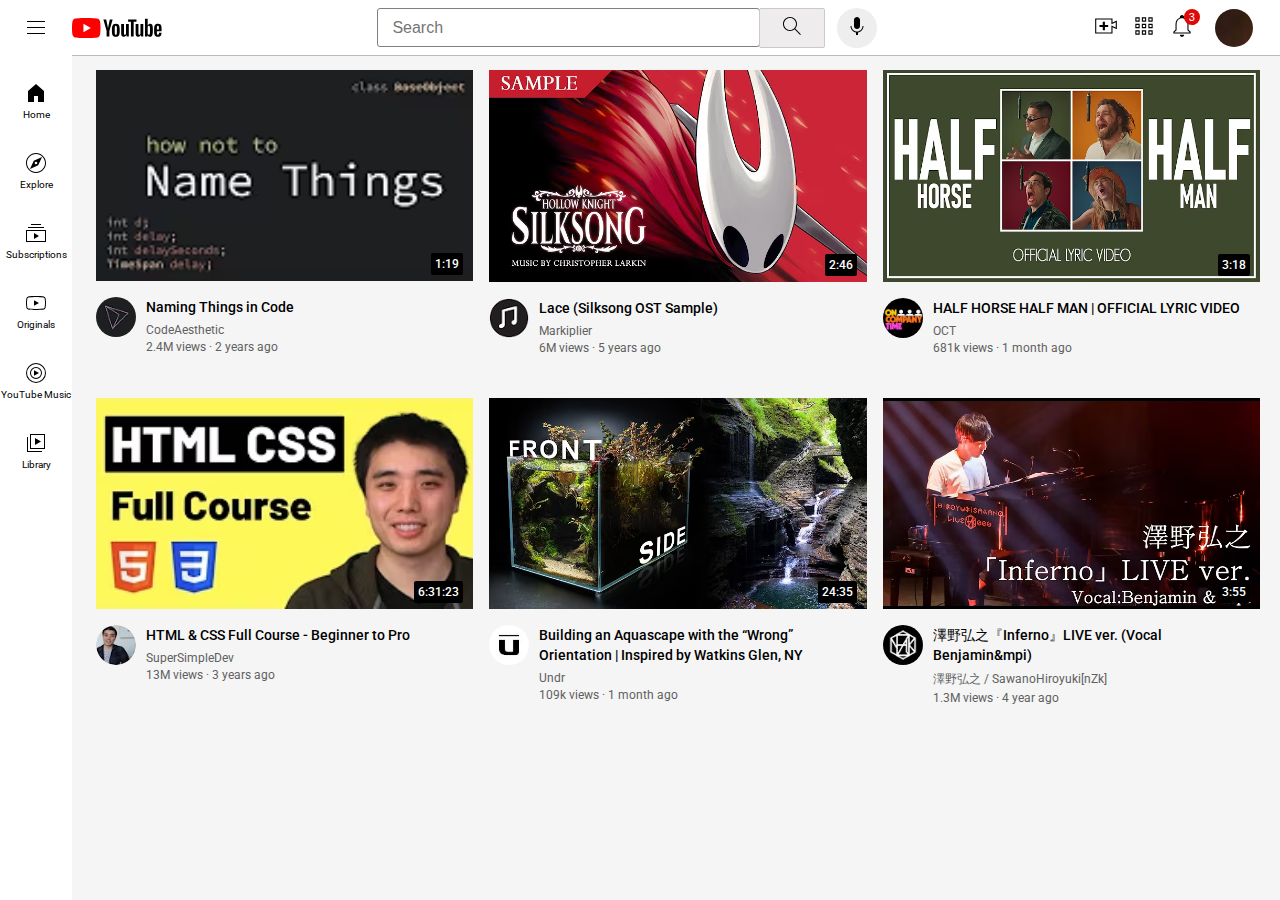
<file: index.html>
<!DOCTYPE html>
<html lang="en">
  <head>
    <meta charset="UTF-8" />
    <meta name="viewport" content="width=device-width, initial-scale=1.0" />
    <link rel="stylesheet" href="Youtube.css" />
    <link rel="preconnect" href="https://fonts.googleapis.com" />
    <link rel="preconnect" href="https://fonts.gstatic.com" crossorigin />
    <link
      href="https://fonts.googleapis.com/css2?family=Roboto:wght@400;500;700&display=swap"
      rel="stylesheet"
    />
    <title>Youtube.com Clone</title>
  </head>

  <body>
    <div class="header">
      <div class="left-section">
        <img class="hamburger-menu" src="iCONS/hamburger-menu.svg" alt="pp" />
        <img class="youtube-logo" src="iCONS/youtube-logo.svg" alt="pp" />
      </div>

      <div class="middle-section">
        <input class="search-bar" type="text" placeholder="Search" />
        <button class="search-header">
          <img class="search-icon" src="iCONS/search.svg" alt="pp" />
          <div class="tooltip">Search</div>
        </button>
        <button class="voice-header">
          <img class="voice-icon" src="iCONS/voice-search-icon.svg" alt="" />
          <div class="tooltip">Search with your voice</div>
        </button>
      </div>

      <div class="right-section">
        <div class="upload-icon-container">
          <button class="upload-icon">
            <img src="iCONS/upload.svg" alt="pp" />
            <div class="tooltip">Create</div>
          </button>
          <button class="apps-icon">
            <img src="iCONS/youtube-apps.svg" alt="pp" />
            <div class="tooltip">Youtube Apps</div>
          </button>
          <button class="noti-icon">
            <img src="iCONS/notifications.svg" alt="pp" />
            <div class="tooltip">Notifications</div>
            <div class="noti-ping">3</div>
          </button>
        </div>
        <div class="User-pic"><img src="Images/cat.jpeg" alt="pp" /></div>
      </div>
    </div>

    <div class="sidebar">
      <!--comment-->
      <div class="sidebar-link">
        <img src="iCONS/home.svg" alt="pp" />
        <div>Home</div>
      </div>
      <div class="sidebar-link">
        <img src="iCONS/explore.svg" alt="pp" />
        <div>Explore</div>
      </div>
      <div class="sidebar-link">
        <img src="iCONS/subscriptions.svg" alt="pp" />
        <div>Subscriptions</div>
      </div>
      <div class="sidebar-link">
        <img src="iCONS/originals.svg" alt="pp" />
        <div>Originals</div>
      </div>
      <div class="sidebar-link">
        <img src="iCONS/youtube-music.svg" alt="pp" />
        <div>YouTube Music</div>
      </div>
      <div class="sidebar-link">
        <img src="iCONS/library.svg" alt="pp" />
        <div>Library</div>
      </div>
    </div>

    <div class="video-grid">
      <div class="video-preview">
        <div class="tbn-row">
          <a href="https://www.youtube.com/watch?v=n2RNcPRtAiY">
            <img class="tbn" src="Images/thumbnail-1.webp" alt="pp" />
            <div class="video-time">1:19</div>
          </a>
        </div>

        <div class="video-info-grid">
          <div class="channelpic">
            <img class="channel-pic" src="Images/black.jpeg" alt="no" />
          </div>

          <div class="video-info">
            <p class="video-title">Naming Things in Code</p>
            <p class="video-author">CodeAesthetic</p>
            <p class="video-stats">2.4M views · 2 years ago</p>
          </div>
        </div>
      </div>

      <div class="video-preview">
        <div class="tbn-row">
          <a href="https://www.youtube.com/watch?v=mP0RAo9SKZk">
            <img class="tbn" src="Images/thumbnail-2.webp" alt="pp" />
            <div class="video-time">2:46</div>
          </a>
        </div>
        <div class="video-info-grid">
          <div class="channelpic">
            <img class="channel-pic" src="Images/larkin.jpg" alt="pp" />
          </div>

          <div class="video-info">
            <p class="video-title">Lace (Silksong OST Sample)</p>
            <p class="video-author">Markiplier</p>
            <p class="video-stats">6M views · 5 years ago</p>
          </div>
        </div>
      </div>

      <div class="video-preview">
        <div class="tbn-row">
          <a href="https://www.youtube.com/watch?v=FgjPQQeTh1w">
            <img class="tbn" src="Images/thumbnail-3.webp" alt="pp" />
            <div class="video-time">3:18</div>
          </a>
        </div>

        <div class="video-info-grid">
          <div class="channelpic">
            <img class="channel-pic" src="Images/horse.jpg" alt="no" />
          </div>

          <div class="video-info">
            <p class="video-title">
              HALF HORSE HALF MAN | OFFICIAL LYRIC VIDEO
            </p>
            <p class="video-author">OCT</p>
            <p class="video-stats">681k views · 1 month ago</p>
          </div>
        </div>
      </div>

      <div class="video-preview">
        <div class="tbn-row">
          <a href="https://www.youtube.com/watch?v=NJJGvWSsuS8">
            <img class="tbn" src="Images/thumbnail-4.webp" alt="pp" />
            <div class="video-time">6:31:23</div>
          </a>
        </div>
        <div class="video-info-grid">
          <div class="channelpic">
            <img class="channel-pic" src="Images/dev.jpg" alt="pp" />
          </div>

          <div class="video-info">
            <p class="video-title">HTML & CSS Full Course - Beginner to Pro</p>
            <p class="video-author">SuperSimpleDev</p>
            <p class="video-stats">13M views · 3 years ago</p>
          </div>
        </div>
      </div>

      <div class="video-preview">
        <div class="tbn-row">
          <a href="https://www.youtube.com/watch?v=86CQq3pKSUw">
            <img class="tbn" src="Images/thumbnail-5.webp" alt="pp" />
            <div class="video-time">24:35</div>
          </a>
        </div>

        <div class="video-info-grid">
          <div class="channelpic">
            <img class="channel-pic" src="Images/undr.jpg" alt="no" />
          </div>

          <div class="video-info">
            <p class="video-title">
              Building an Aquascape with the “Wrong” Orientation | Inspired by
              Watkins Glen, NY
            </p>
            <p class="video-author">Undr</p>
            <p class="video-stats">109k views · 1 month ago</p>
          </div>
        </div>
      </div>

      <div class="video-preview">
        <div class="tbn-row">
          <a href="https://www.youtube.com/watch?v=GMUHQKMHQzU">
            <img class="tbn" src="Images/thumbnail-6.webp" alt="pp" />
            <div class="video-time">3:55</div>
          </a>
        </div>
        <div class="video-info-grid">
          <div class="channelpic">
            <img class="channel-pic" src="Images/sawano.jpg" alt="pp" />
          </div>

          <div class="video-info">
            <p class="video-title">
              澤野弘之『Inferno』LIVE ver. (Vocal Benjamin&mpi)
            </p>
            <p class="video-author">澤野弘之 / SawanoHiroyuki[nZk]</p>
            <p class="video-stats">1.3M views · 4 year ago</p>
          </div>
        </div>
      </div>
    </div>
  </body>
</html>
</file>
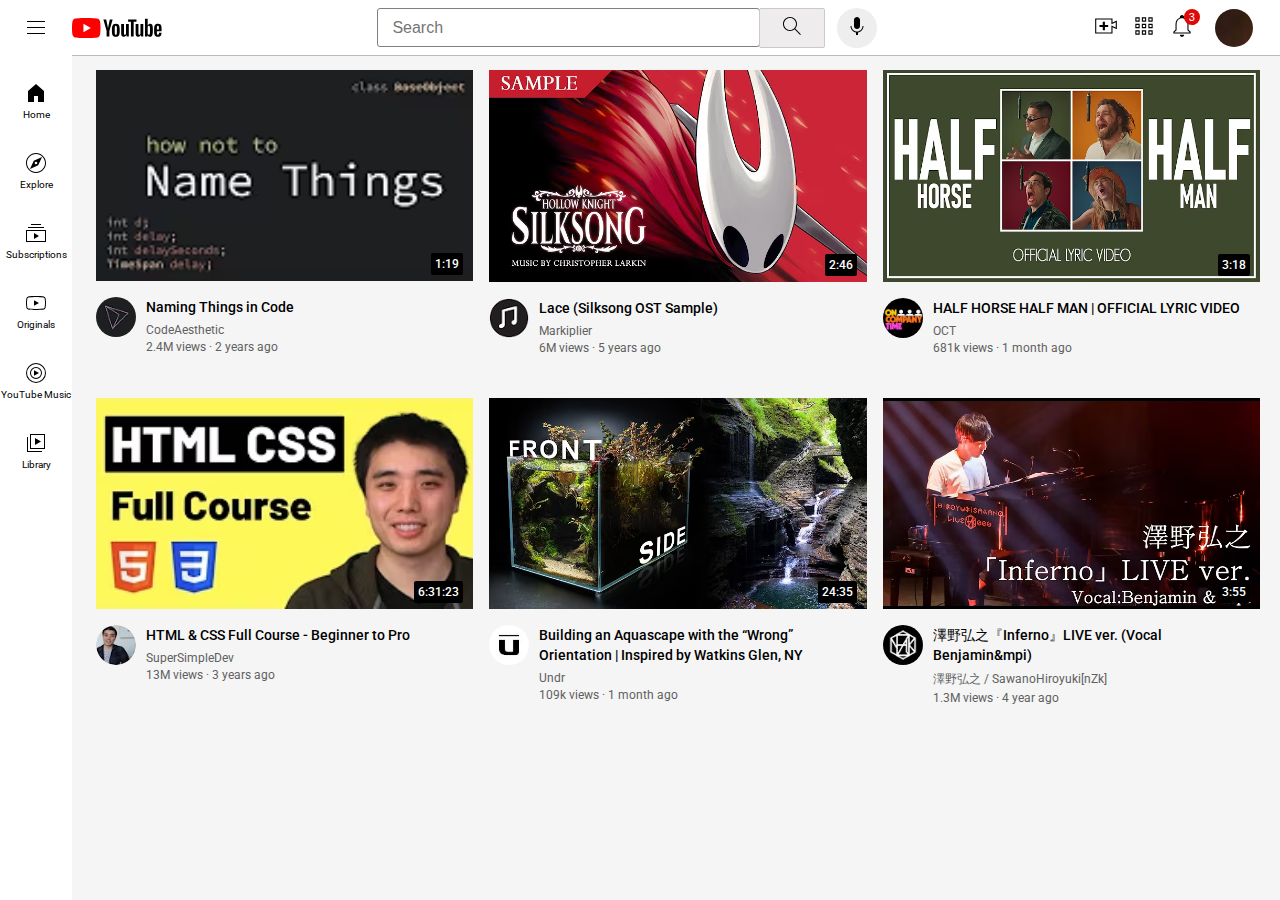
<file: Index.html>
<!DOCTYPE html>
<html lang="en">
  <head>
    <meta charset="UTF-8" />
    <meta name="viewport" content="width=device-width, initial-scale=1.0" />
    <link rel="stylesheet" href="Youtube.css" />
    <link rel="preconnect" href="https://fonts.googleapis.com" />
    <link rel="preconnect" href="https://fonts.gstatic.com" crossorigin />
    <link
      href="https://fonts.googleapis.com/css2?family=Roboto:wght@400;500;700&display=swap"
      rel="stylesheet"
    />
    <title>Youtube.com Clone</title>
  </head>

  <body>
    <div class="header">
      <div class="left-section">
        <img class="hamburger-menu" src="iCONS/hamburger-menu.svg" alt="pp" />
        <img class="youtube-logo" src="iCONS/youtube-logo.svg" alt="pp" />
      </div>

      <div class="middle-section">
        <input class="search-bar" type="text" placeholder="Search" />
        <button class="search-header">
          <img class="search-icon" src="iCONS/search.svg" alt="pp" />
          <div class="tooltip">Search</div>
        </button>
        <button class="voice-header">
          <img class="voice-icon" src="iCONS/voice-search-icon.svg" alt="" />
          <div class="tooltip">Search with your voice</div>
        </button>
      </div>

      <div class="right-section">
        <div class="upload-icon-container">
          <button class="upload-icon">
            <img src="iCONS/upload.svg" alt="pp" />
            <div class="tooltip">Create</div>
          </button>
          <button class="apps-icon">
            <img src="iCONS/youtube-apps.svg" alt="pp" />
            <div class="tooltip">Youtube Apps</div>
          </button>
          <button class="noti-icon">
            <img src="iCONS/notifications.svg" alt="pp" />
            <div class="tooltip">Notifications</div>
            <div class="noti-ping">3</div>
          </button>
        </div>
        <div class="User-pic"><img src="Images/cat.jpeg" alt="pp" /></div>
      </div>
    </div>

    <div class="sidebar">
      <!--comment-->
      <div class="sidebar-link">
        <img src="iCONS/home.svg" alt="pp" />
        <div>Home</div>
      </div>
      <div class="sidebar-link">
        <img src="iCONS/explore.svg" alt="pp" />
        <div>Explore</div>
      </div>
      <div class="sidebar-link">
        <img src="iCONS/subscriptions.svg" alt="pp" />
        <div>Subscriptions</div>
      </div>
      <div class="sidebar-link">
        <img src="iCONS/originals.svg" alt="pp" />
        <div>Originals</div>
      </div>
      <div class="sidebar-link">
        <img src="iCONS/youtube-music.svg" alt="pp" />
        <div>YouTube Music</div>
      </div>
      <div class="sidebar-link">
        <img src="iCONS/library.svg" alt="pp" />
        <div>Library</div>
      </div>
    </div>

    <div class="video-grid">
      <div class="video-preview">
        <div class="tbn-row">
          <a href="https://www.youtube.com/watch?v=-J3wNP6u5YU&t=262s">
            <img class="tbn" src="Images/thumbnail-1.webp" alt="pp" />
            <div class="video-time">1:19</div>
          </a>
        </div>

        <div class="video-info-grid">
          <div class="channelpic">
            <img class="channel-pic" src="Images/black.jpeg" alt="no" />
          </div>

          <div class="video-info">
            <p class="video-title">Naming Things in Code</p>
            <p class="video-author">CodeAesthetic</p>
            <p class="video-stats">2.4M views · 2 years ago</p>
          </div>
        </div>
      </div>

      <div class="video-preview">
        <div class="tbn-row">
          <a href="https://www.youtube.com/watch?v=zRs58D34OLY">
            <img class="tbn" src="Images/thumbnail-2.webp" alt="pp" />
            <div class="video-time">2:46</div>
          </a>
        </div>
        <div class="video-info-grid">
          <div class="channelpic">
            <img class="channel-pic" src="Images/larkin.jpg" alt="pp" />
          </div>

          <div class="video-info">
            <p class="video-title">Lace (Silksong OST Sample)</p>
            <p class="video-author">Markiplier</p>
            <p class="video-stats">6M views · 5 years ago</p>
          </div>
        </div>
      </div>

      <div class="video-preview">
        <div class="tbn-row">
          <a href="https://www.youtube.com/watch?v=NJJGvWSsuS8">
            <img class="tbn" src="Images/thumbnail-3.webp" alt="pp" />
            <div class="video-time">3:18</div>
          </a>
        </div>

        <div class="video-info-grid">
          <div class="channelpic">
            <img class="channel-pic" src="Images/horse.jpg" alt="no" />
          </div>

          <div class="video-info">
            <p class="video-title">
              HALF HORSE HALF MAN | OFFICIAL LYRIC VIDEO
            </p>
            <p class="video-author">OCT</p>
            <p class="video-stats">681k views · 1 month ago</p>
          </div>
        </div>
      </div>

      <div class="video-preview">
        <div class="tbn-row">
          <a href="https://www.youtube.com/watch?v=G3e-cpL7ofc&t=22315s">
            <img class="tbn" src="Images/thumbnail-4.webp" alt="pp" />
            <div class="video-time">6:31:23</div>
          </a>
        </div>
        <div class="video-info-grid">
          <div class="channelpic">
            <img class="channel-pic" src="Images/dev.jpg" alt="pp" />
          </div>

          <div class="video-info">
            <p class="video-title">HTML & CSS Full Course - Beginner to Pro</p>
            <p class="video-author">SuperSimpleDev</p>
            <p class="video-stats">13M views · 3 years ago</p>
          </div>
        </div>
      </div>

      <div class="video-preview">
        <div class="tbn-row">
          <a href="https://www.youtube.com/watch?v=8InM1olTzj4&t=6s">
            <img class="tbn" src="Images/thumbnail-5.webp" alt="pp" />
            <div class="video-time">24:35</div>
          </a>
        </div>

        <div class="video-info-grid">
          <div class="channelpic">
            <img class="channel-pic" src="Images/undr.jpg" alt="no" />
          </div>

          <div class="video-info">
            <p class="video-title">
              Building an Aquascape with the “Wrong” Orientation | Inspired by
              Watkins Glen, NY
            </p>
            <p class="video-author">Undr</p>
            <p class="video-stats">109k views · 1 month ago</p>
          </div>
        </div>
      </div>

      <div class="video-preview">
        <div class="tbn-row">
          <a href="https://www.youtube.com/watch?v=GMUHQKMHQzU">
            <img class="tbn" src="Images/thumbnail-6.webp" alt="pp" />
            <div class="video-time">3:55</div>
          </a>
        </div>
        <div class="video-info-grid">
          <div class="channelpic">
            <img class="channel-pic" src="Images/sawano.jpg" alt="pp" />
          </div>

          <div class="video-info">
            <p class="video-title">
              澤野弘之『Inferno』LIVE ver. (Vocal Benjamin&mpi)
            </p>
            <p class="video-author">澤野弘之 / SawanoHiroyuki[nZk]</p>
            <p class="video-stats">1.3M views · 4 year ago</p>
          </div>
        </div>
      </div>
    </div>
  </body>
</html>
</file>
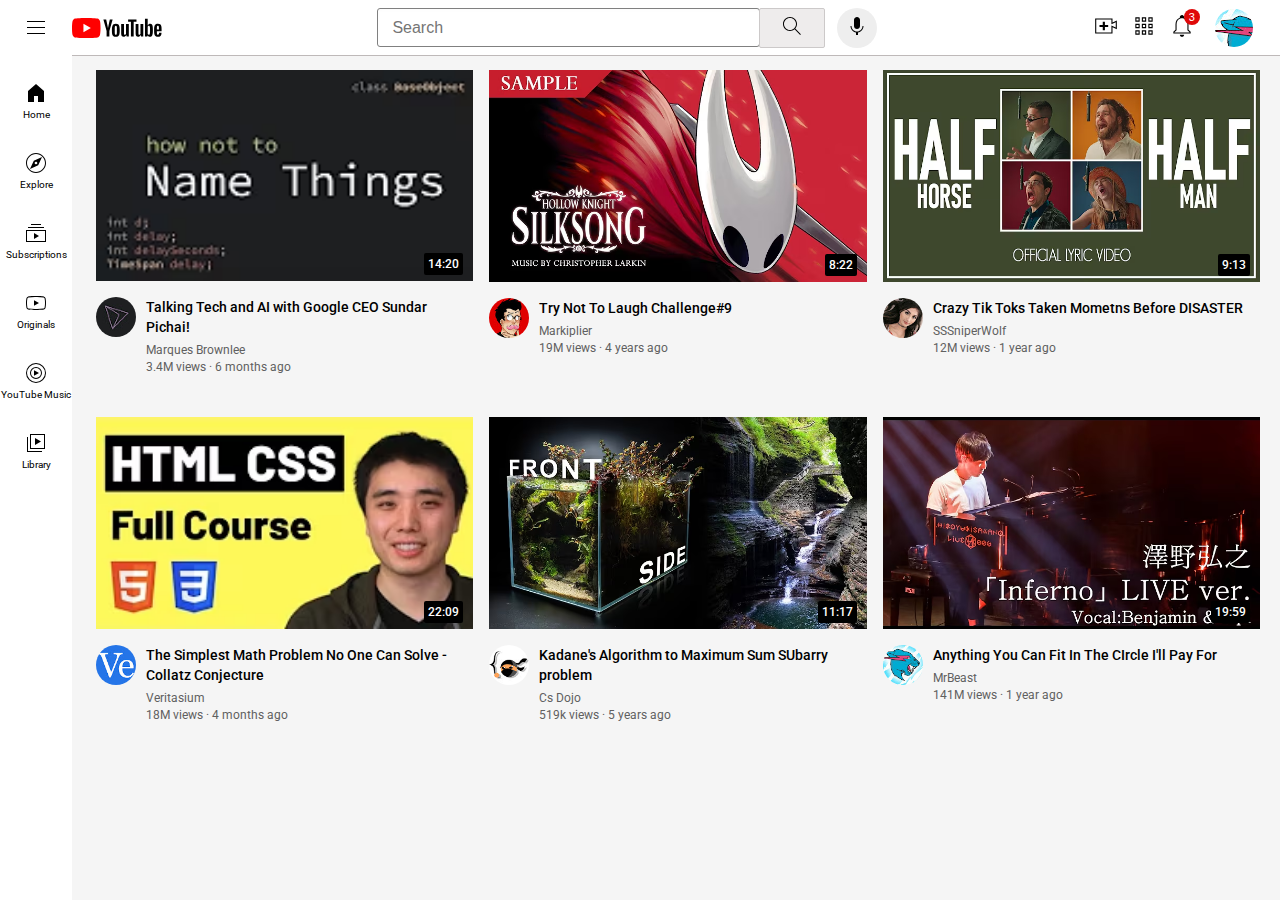
<file: YouTube.html>
<!DOCTYPE html>
<html lang="en">
  <head>
    <meta charset="UTF-8" />
    <meta name="viewport" content="width=device-width, initial-scale=1.0" />
    <link rel="stylesheet" href="Youtube.css" />
    <link rel="preconnect" href="https://fonts.googleapis.com" />
    <link rel="preconnect" href="https://fonts.gstatic.com" crossorigin />
    <link
      href="https://fonts.googleapis.com/css2?family=Roboto:wght@400;500;700&display=swap"
      rel="stylesheet"
    />
    <title>Youtube.com Clone</title>
  </head>

  <body>
    <div class="header">
      <div class="left-section">
        <img class="hamburger-menu" src="iCONS/hamburger-menu.svg" alt="pp" />
        <img class="youtube-logo" src="iCONS/youtube-logo.svg" alt="pp" />
      </div>

      <div class="middle-section">
        <input class="search-bar" type="text" placeholder="Search" />
        <button class="search-header">
          <img class="search-icon" src="iCONS/search.svg" alt="pp" />
          <div class="tooltip">Search</div>
        </button>
        <button class="voice-header">
          <img class="voice-icon" src="iCONS/voice-search-icon.svg" alt="" />
          <div class="tooltip">Search with your voice</div>
        </button>
      </div>

      <div class="right-section">
        <div class="upload-icon-container">
          <button class="upload-icon">
            <img src="iCONS/upload.svg" alt="pp" />
            <div class="tooltip">Create</div>
          </button>
          <button class="apps-icon">
            <img src="iCONS/youtube-apps.svg" alt="pp" />
            <div class="tooltip">Youtube Apps</div>
          </button>
          <button class="noti-icon">
            <img src="iCONS/notifications.svg" alt="pp" />
            <div class="tooltip">Notifications</div>
            <div class="noti-ping">3</div>
          </button>
        </div>
        <div class="User-pic"><img src="Images/beast.jpeg" alt="pp" /></div>
      </div>
    </div>

    <div class="sidebar">
      <!--comment-->
      <div class="sidebar-link">
        <img src="iCONS/home.svg" alt="pp" />
        <div>Home</div>
      </div>
      <div class="sidebar-link">
        <img src="iCONS/explore.svg" alt="pp" />
        <div>Explore</div>
      </div>
      <div class="sidebar-link">
        <img src="iCONS/subscriptions.svg" alt="pp" />
        <div>Subscriptions</div>
      </div>
      <div class="sidebar-link">
        <img src="iCONS/originals.svg" alt="pp" />
        <div>Originals</div>
      </div>
      <div class="sidebar-link">
        <img src="iCONS/youtube-music.svg" alt="pp" />
        <div>YouTube Music</div>
      </div>
      <div class="sidebar-link">
        <img src="iCONS/library.svg" alt="pp" />
        <div>Library</div>
      </div>
    </div>

    <div class="video-grid">
      <div class="video-preview">
        <div class="tbn-row">
          <a href="https://www.youtube.com/watch?v=n2RNcPRtAiY">
            <img class="tbn" src="Images/thumbnail-1.webp" alt="pp" />
            <div class="video-time">14:20</div>
          </a>
        </div>

        <div class="video-info-grid">
          <div class="channelpic">
            <img class="channel-pic" src="Images/black.jpeg" alt="no" />
          </div>

          <div class="video-info">
            <p class="video-title">
              Talking Tech and AI with Google CEO Sundar Pichai!
            </p>
            <p class="video-author">Marques Brownlee</p>
            <p class="video-stats">3.4M views · 6 months ago</p>
          </div>
        </div>
      </div>

      <div class="video-preview">
        <div class="tbn-row">
          <a href="https://www.youtube.com/watch?v=mP0RAo9SKZk">
            <img class="tbn" src="Images/thumbnail-2.webp" alt="pp" />
            <div class="video-time">8:22</div>
          </a>
        </div>
        <div class="video-info-grid">
          <div class="channelpic">
            <img class="channel-pic" src="Images/stache.jpeg" alt="pp" />
          </div>

          <div class="video-info">
            <p class="video-title">Try Not To Laugh Challenge#9</p>
            <p class="video-author">Markiplier</p>
            <p class="video-stats">19M views · 4 years ago</p>
          </div>
        </div>
      </div>

      <div class="video-preview">
        <div class="tbn-row">
          <a href="https://www.youtube.com/watch?v=FgjPQQeTh1w">
            <img class="tbn" src="Images/thumbnail-3.webp" alt="pp" />
            <div class="video-time">9:13</div>
          </a>
        </div>

        <div class="video-info-grid">
          <div class="channelpic">
            <img class="channel-pic" src="Images/Girl.jpeg" alt="no" />
          </div>

          <div class="video-info">
            <p class="video-title">
              Crazy Tik Toks Taken Mometns Before DISASTER
            </p>
            <p class="video-author">SSSniperWolf</p>
            <p class="video-stats">12M views · 1 year ago</p>
          </div>
        </div>
      </div>

      <div class="video-preview">
        <div class="tbn-row">
          <a href="https://www.youtube.com/watch?v=094y1Z2wpJg">
            <img class="tbn" src="Images/thumbnail-4.webp" alt="pp" />
            <div class="video-time">22:09</div>
          </a>
        </div>
        <div class="video-info-grid">
          <div class="channelpic">
            <img class="channel-pic" src="Images/blue.jpeg" alt="pp" />
          </div>

          <div class="video-info">
            <p class="video-title">
              The Simplest Math Problem No One Can Solve - Collatz Conjecture
            </p>
            <p class="video-author">Veritasium</p>
            <p class="video-stats">18M views · 4 months ago</p>
          </div>
        </div>
      </div>

      <div class="video-preview">
        <div class="tbn-row">
          <a href="https://www.youtube.com/watch?v=86CQq3pKSUw">
            <img class="tbn" src="Images/thumbnail-5.webp" alt="pp" />
            <div class="video-time">11:17</div>
          </a>
        </div>

        <div class="video-info-grid">
          <div class="channelpic">
            <img class="channel-pic" src="Images/ninja.jpeg" alt="no" />
          </div>

          <div class="video-info">
            <p class="video-title">
              Kadane's Algorithm to Maximum Sum SUbarry problem
            </p>
            <p class="video-author">Cs Dojo</p>
            <p class="video-stats">519k views · 5 years ago</p>
          </div>
        </div>
      </div>

      <div class="video-preview">
        <div class="tbn-row">
          <a href="https://www.youtube.com/watch?v=yXWw0_UfSFg">
            <img class="tbn" src="Images/thumbnail-6.webp" alt="pp" />
            <div class="video-time">19:59</div>
          </a>
        </div>
        <div class="video-info-grid">
          <div class="channelpic">
            <img class="channel-pic" src="Images/beast.jpeg" alt="pp" />
          </div>

          <div class="video-info">
            <p class="video-title">
              Anything You Can Fit In The CIrcle I'll Pay For
            </p>
            <p class="video-author">MrBeast</p>
            <p class="video-stats">141M views · 1 year ago</p>
          </div>
        </div>
      </div>
    </div>
  </body>
</html>
</file>
<file: Youtube.css>
P {
  margin-top: 0px;
  margin-bottom: 0px;
  font-family: roboto, arial;
}
body {
  font-family: roboto, arial;
  margin: 0;
  padding-top: 70px;
  padding-left: 96px;
  padding-right: 20px;
  background-color: rgb(245, 245, 245);
}
.header {
  height: 55px;
  display: flex;
  justify-content: space-between;
  align-items: center;
  position: fixed;
  top: 0px;
  left: 0px;
  right: 0px;
  background-color: white;
  border-bottom-width: 1px;
  border-bottom-style: solid;
  border-bottom-color: rgb(190, 185, 185);
  z-index: 100;
}
.left-section {
  display: flex;
  align-items: center;
}
.hamburger-menu {
  height: 24px;
  margin-left: 24px;
  margin-right: 24px;
  cursor: pointer;
}
.youtube-logo {
  height: 20px;
  cursor: pointer;
}

.middle-section {
  display: flex;
  align-items: center;
  flex: 1;
  margin-left: clamp(1px, 1vw, 70px);
  margin-right: clamp(0, 2vw, 35px);
  max-width: 500px;
}
.search-bar {
  flex: 1;
  height: 35px;
  font-size: 16px;
  border-width: 1px;
  border-style: solid;
  border-color: gray;
  border-radius: 3px;
  box-shadow: inset 1px 2px 3px rgba(0, 0, 0, 0.01);
  width: 90px;
}
.search-bar::placeholder {
  font-size: 16px;
  padding-left: 12px;
}
.search-header {
  height: 40px;
  width: 66px;
  background-color: rgb(238, 236, 236);
  border-width: 1px;
  border-radius: 2px;
  border-style: solid;
  border-color: rgb(204, 201, 201);
  margin-left: -1px;
  margin-right: clamp(2px, 2vw, 12px);
  cursor: pointer;
  position: relative;
}
.upload-icon-container {
  display: flex;
  position: relative;
  justify-content: center;
  align-items: center;
}

.search-header .tooltip,
.voice-header .tooltip,
.upload-icon-container .tooltip {
  position: absolute;
  background-color: gray;
  color: white;
  font-size: 12px;
  padding-top: 5px;
  padding-bottom: 5px;
  padding-left: 4px;
  padding-right: 4px;
  border-radius: 2px;
  bottom: -40px;
  opacity: 0;
  transition: opacity 0.15;
  pointer-events: none;
  white-space: nowrap;
  text-align: center;
}

.search-header:hover .tooltip,
.voice-header:hover .tooltip,
.upload-icon-container:hover .tooltip {
  opacity: 1;
}

.voice-header {
  height: 40px;
  width: 40px;
  border-radius: 50%;
  border: none;
  background-color: rgb(238, 238, 238);
  position: relative;
}

.search-icon {
  height: 24px;
  cursor: pointer;
}

.voice-icon {
  height: 24px;
  cursor: pointer;
}

.right-section {
  display: flex;
  align-items: center;
  width: 180px;
  justify-content: space-around;
  margin-right: 20px;
  flex-shrink: 0;
}
.upload-icon {
  height: 38px;
  width: 38px;
  border: none;
  cursor: pointer;
  background-color: white;
}
.apps-icon {
  height: 38px;
  width: 38px;
  border: none;
  cursor: pointer;
  background-color: white;
}
.noti-icon {
  height: 38px;
  width: 38px;
  border: none;
  cursor: pointer;
  background-color: white;
  position: relative;
}
.noti-ping {
  font-size: 11px;
  position: absolute;
  background-color: rgb(223, 9, 9);
  color: white;
  top: 0;
  right: 1px;
  padding-top: 2px;
  padding-bottom: 2px;
  padding-left: 5px;
  padding-right: 5px;
  border-radius: 50%;
}
.User-pic {
  height: 38px;
  width: 38px;
  border-radius: 50%;
  border: none;
  box-sizing: border-box;
  overflow: clip;
  vertical-align: middle;
  cursor: pointer;
  background-color: white;
}

.sidebar {
  position: fixed;
  left: 0;
  bottom: 0;
  top: 55px;
  background-color: white;
  width: 72px;
  z-index: 101;
  padding-top: 10px;
}
.sidebar-link {
  height: 70px;
  display: flex;
  flex-direction: column;
  justify-content: center;
  align-items: center;
}
.sidebar-link:hover {
  background-color: rgb(235, 232, 232);
  cursor: pointer;
}
.sidebar-link img {
  height: 24px;
  margin-bottom: 4px;
}
.sidebar-link div {
  font-family: roboto, arial;
  font-size: 10px;
}

.tbn-row {
  margin-bottom: 12px;
  position: relative;
}
.tbn {
  width: 100%;
  cursor: pointer;
}
.video-info-grid {
  display: grid;
  grid-template-columns: 50px 1fr;
  cursor: pointer;
}
.channel-pic {
  width: 40px;
  border-radius: 20px;
}
.video-title {
  font-size: 14px;
  font-weight: 500;
  line-height: 20px;
  margin-top: 0px;
  margin-bottom: 6px;
}
.video-author,
.video-stats {
  margin-top: 0px;
  margin-bottom: 3px;
  font-size: 12px;
  color: rgb(96, 96, 96);
}
.video-grid {
  display: grid;
  grid-template-columns: 1fr 1fr 1fr;
  column-gap: 16px;
  row-gap: 40px;
}

@media (max-width: 600px) {
  .video-grid {
    grid-template-columns: 1fr, 1fr;
  }
}

.video-time {
  font-family: roboto, Arial;
  font-size: 12px;
  font-weight: 500;
  background-color: black;
  color: white;
  position: absolute;
  right: 10px;
  bottom: 10px;
  padding: 4px;
  border-radius: 2px;
}
</file>
